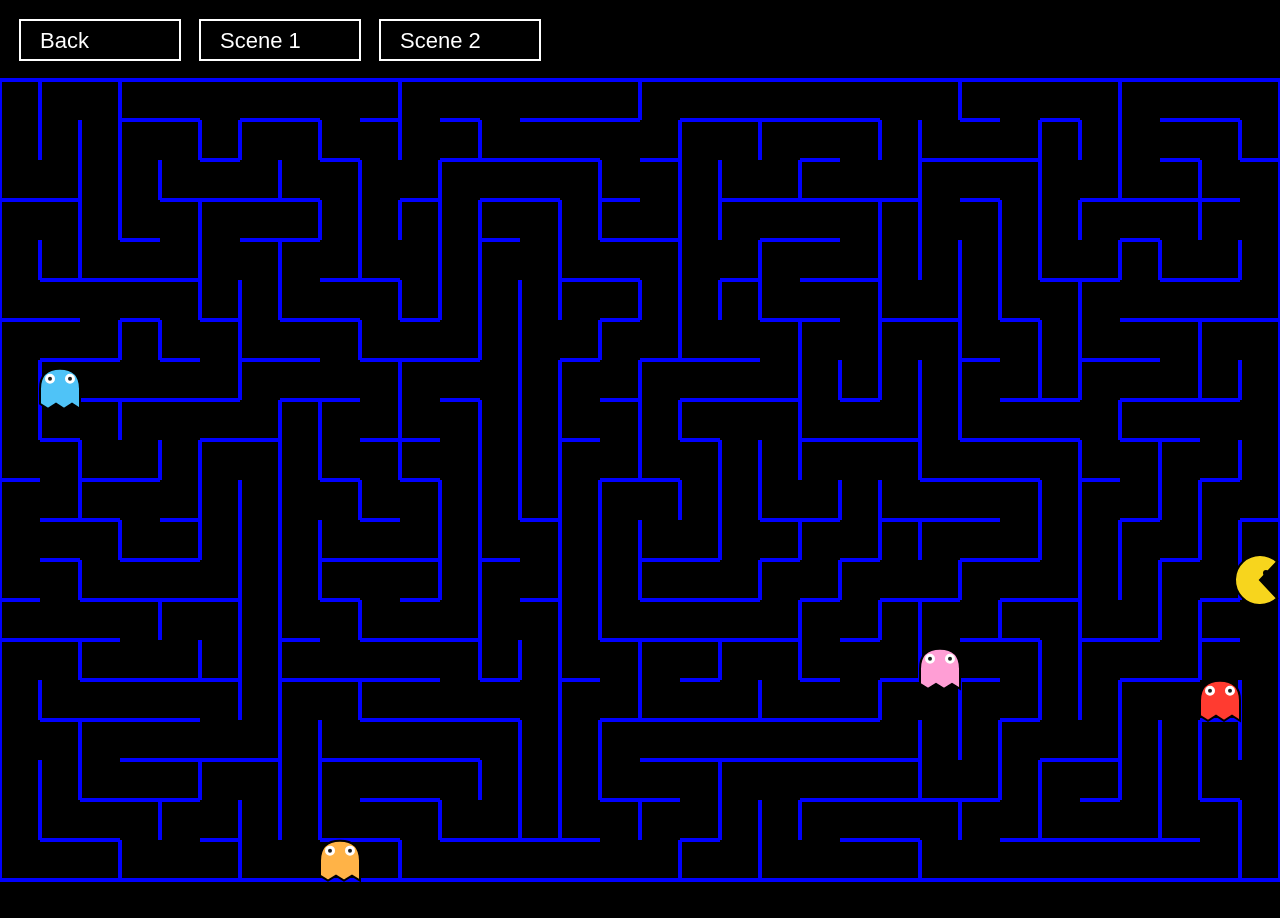
<file: canvas.html>
<!doctype html>
<html lang="en">
<head>
<meta charset="utf-8" />
<meta name="viewport" content="width=device-width,initial-scale=1" />
<title>PAC-MAN Maze — Canvas</title>
<link rel="stylesheet" href="canvas.css">
</head>
<body>
<div id="wrap">
<canvas id="pacmanCanvas"></canvas>
</div>
<div class="note">Maze background — Pac‑Man & ghosts spawn only on empty tiles. Resize window to fit.</div>


<script src="canvas.js"></script>
</body>
</html>
</file>
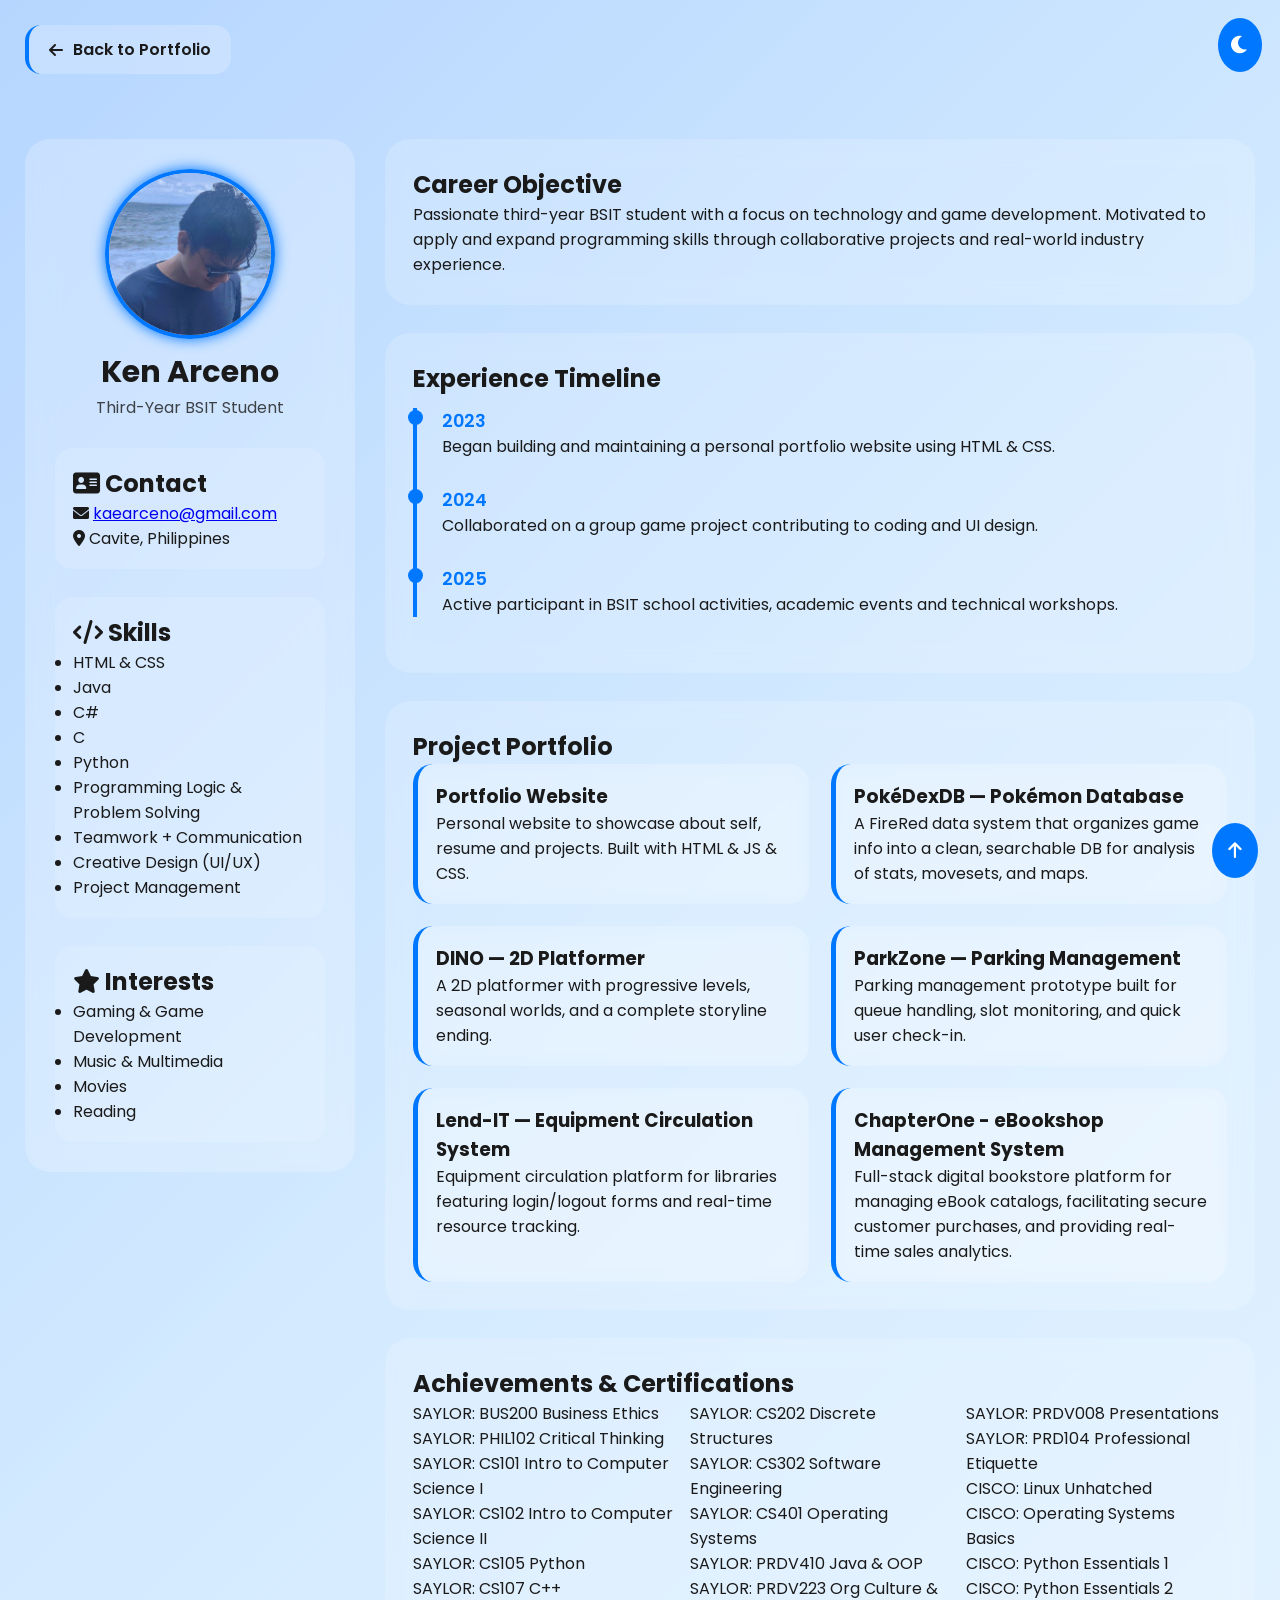
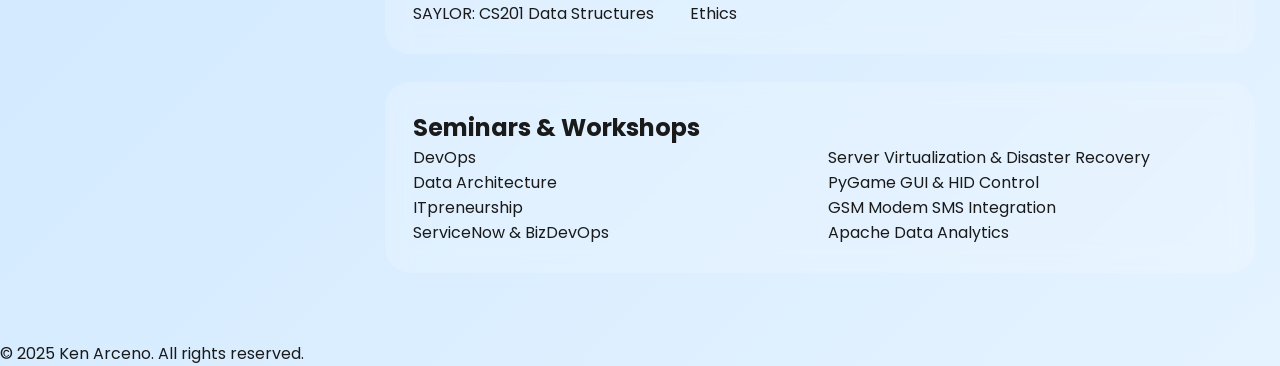
<file: resume.html>
<!DOCTYPE html>
<html lang="en">
<head>
    <meta charset="UTF-8">
    <meta name="viewport" content="width=device-width, initial-scale=1.0">
    <title>Ken Arceno | Resume</title>
    <link rel="stylesheet" href="resume.css">

    <!-- Google Fonts -->
    <link href="https://fonts.googleapis.com/css2?family=Poppins:wght@300;400;500;600;700&display=swap" rel="stylesheet">

    <!-- Font Awesome Icons -->
    <link rel="stylesheet" href="https://cdnjs.cloudflare.com/ajax/libs/font-awesome/6.0.0/css/all.min.css">
</head>
<body>
    
<body>

<a href="index.html#top" class="back-btn">
    <i class="fa-solid fa-arrow-left"></i> Back to Portfolio
</a>

<!-- Theme Switch -->
<div class="theme-toggle" onclick="toggleTheme()">
    <i class="fa-solid fa-moon"></i>
</div>

<div class="container">

    <!-- Sidebar -->
    <aside class="sidebar">
        <img src="assets/ken-portrait.jpg" alt="Ken Arceno" class="profile-image">
        <h1 class="name">Ken Arceno</h1>
        <p class="title">Third-Year BSIT Student</p>

        <div class="contact box">
            <h2><i class="fa-solid fa-address-card"></i> Contact</h2>
            <p><i class="fa-solid fa-envelope"></i> 
            <a href="https://mail.google.com/mail/?view=cm&to=kaearceno@gmail.com" target="_blank">
                kaearceno@gmail.com
            </a>
            </p>
            <p><i class="fa-solid fa-location-dot"></i> Cavite, Philippines</p>
        </div>

        <div class="skills box">
            <h2><i class="fa-solid fa-code"></i> Skills</h2>
            <ul>
                <li>HTML & CSS</li>
                <li>Java</li>
                <li>C#</li>
                <li>C</li>
                <li>Python</li>
                <li>Programming Logic & Problem Solving</li>
                <li>Teamwork + Communication</li>
                <li>Creative Design (UI/UX)</li>
                <li>Project Management</li>
            </ul>
        </div>

        <div class="interests box">
            <h2><i class="fa-solid fa-star"></i> Interests</h2>
            <ul>
                <li>Gaming & Game Development</li>
                <li>Music & Multimedia</li>
                <li>Movies</li>
                <li>Reading</li>
            </ul>
        </div>
    </aside>

    <!-- Main Content -->
    <main class="content">

        <section class="card fade-in">
            <h2>Career Objective</h2>
            <p>
                Passionate third-year BSIT student with a focus on technology and game development.
                Motivated to apply and expand programming skills through collaborative projects and real-world industry experience.
            </p>
        </section>

        <!-- Experience Timeline -->
        <section class="card fade-in">
            <h2>Experience Timeline</h2>
            <div class="timeline">
                <div class="timeline-item">
                    <span class="year">2023</span>
                    <p>Began building and maintaining a personal portfolio website using HTML & CSS.</p>
                </div>
                <div class="timeline-item">
                    <span class="year">2024</span>
                    <p>Collaborated on a group game project contributing to coding and UI design.</p>
                </div>
                <div class="timeline-item">
                    <span class="year">2025</span>
                    <p>Active participant in BSIT school activities, academic events and technical workshops.</p>
                </div>
            </div>
        </section>

        <!-- Projects Section -->
        <section class="card fade-in">
            <h2>Project Portfolio</h2>
            <div class="projects">
                <div class="project">
                    <h3>Portfolio Website</h3>
                    <p>Personal website to showcase about self, resume and projects. Built with HTML & JS & CSS.</p>
                </div>
                <div class="project">
                    <h3>PokéDexDB — Pokémon Database</h3>
                    <p>A FireRed data system that organizes game info into a clean, searchable DB for analysis of stats, movesets, and maps.</p>
                </div>
                <div class="project">
                    <h3>DINO — 2D Platformer</h3>
                    <p>A 2D platformer with progressive levels, seasonal worlds, and a complete storyline ending.</p>
                </div>
                <div class="project">
                    <h3>ParkZone — Parking Management</h3>
                    <p>Parking management prototype built for queue handling, slot monitoring, and quick user check-in.</p>
                </div>
                <div class="project">
                    <h3>Lend-IT — Equipment Circulation System</h3>
                    <p>Equipment circulation platform for libraries featuring login/logout forms and real-time resource tracking.</p>
                </div>
                <div class="project">
                    <h3>ChapterOne - eBookshop Management System</h3>
                    <p>Full-stack digital bookstore platform for managing eBook catalogs, facilitating secure customer purchases, and providing real-time sales analytics.</p>
                </div>
            </div>
        </section>

        <!-- Certifications -->
        <section class="card fade-in">
            <h2>Achievements & Certifications</h2>
            <ul class="three-column">
                <li>SAYLOR: BUS200 Business Ethics</li>
                <li>SAYLOR: PHIL102 Critical Thinking</li>
                <li>SAYLOR: CS101 Intro to Computer Science I</li>
                <li>SAYLOR: CS102 Intro to Computer Science II</li>
                <li>SAYLOR: CS105 Python</li>
                <li>SAYLOR: CS107 C++</li>
                <li>SAYLOR: CS201 Data Structures</li>
                <li>SAYLOR: CS202 Discrete Structures</li>
                <li>SAYLOR: CS302 Software Engineering</li>
                <li>SAYLOR: CS401 Operating Systems</li>
                <li>SAYLOR: PRDV410 Java & OOP</li>
                <li>SAYLOR: PRDV223 Org Culture & Ethics</li>
                <li>SAYLOR: PRDV008 Presentations</li>
                <li>SAYLOR: PRD104 Professional Etiquette</li>
                <li>CISCO: Linux Unhatched</li>
                <li>CISCO: Operating Systems Basics</li>
                <li>CISCO: Python Essentials 1</li>
                <li>CISCO: Python Essentials 2</li>
            </ul>
        </section>

        <!-- Seminars -->
        <section class="card fade-in">
            <h2>Seminars & Workshops</h2>
            <ul class="two-column">
                <li>DevOps</li>
                <li>Data Architecture</li>
                <li>ITpreneurship</li>
                <li>ServiceNow & BizDevOps</li>
                <li>Server Virtualization & Disaster Recovery</li>
                <li>PyGame GUI & HID Control</li>
                <li>GSM Modem SMS Integration</li>
                <li>Apache Data Analytics</li>
            </ul>
        </section>

    </main>
</div>

<footer>
    <p>© 2025 Ken Arceno. All rights reserved.</p>
</footer>

<!-- Back to Top Button -->
<button onclick="scrollToTop()" class="top-btn">
    <i class="fa-solid fa-arrow-up"></i>
</button>

<script>
    // Fade-in animation
    const faders = document.querySelectorAll(".fade-in");
    const onScroll = new IntersectionObserver(entries => {
        entries.forEach(entry => {
            if (entry.isIntersecting) entry.target.classList.add("visible");
        });
    });
    faders.forEach(el => onScroll.observe(el));

    // Back to top
    function scrollToTop() {
        window.scrollTo({top: 0, behavior: "smooth"});
    }

    // Theme Toggle
    function toggleTheme() {
        document.body.classList.toggle("dark");
    }
</script>

</body>
</html>
</file>
<file: canvas.css>
/* ============================
   PAC-MAN CANVAS STYLES
   ============================ */

html, body {
    margin: 0;
    padding: 0;
    width: 100%;
    height: 100%;
    background: #000;
    overflow: hidden;
}

/* Fullscreen canvas */
#pacmanCanvas {
    display: block;
    width: 100vw;
    height: 100vh;

    /* Important: prevent blurriness on scaling */
    image-rendering: pixelated;
    image-rendering: crisp-edges;
}

/* Optional: Smooth unselectable canvas */
body, canvas {
    -webkit-user-select: none;
    -moz-user-select: none;
    -ms-user-select: none;
    user-select: none;
}

/* Optional: Anti-ghosting on mobile */
canvas {
    touch-action: none;
}
</file>
<file: resume.css>
* {
    margin: 0;
    padding: 0;
    box-sizing: border-box;
    font-family: "Poppins", sans-serif;
}

/* Light mode background restored to blue gradient */
body {
    background: linear-gradient(135deg, #b6d6ff, #d3eaff, #e5f3ff);
    color: #1a1a1a;
    transition: 0.4s;
}

/* Dark mode */
body.dark {
    background: #0d1117;
    color: #fff;
}

/* Layout */
.container {
    display: flex;
    max-width: 1400px;
    margin: auto;
    padding: 40px 25px;
    gap: 30px;
}

/* Sidebar */
.sidebar {
    min-width: 310px;
    max-width: 330px;
    background: rgba(255, 255, 255, 0.22);
    backdrop-filter: blur(15px);
    border-radius: 25px;
    padding: 30px;
    height: fit-content;
    position: sticky;
    top: 20px;
    animation: slideIn 1s ease both;
}

.profile-image {
    width: 170px;
    border-radius: 50%;
    display: block;
    margin: auto;
    border: 4px solid #0077ff;
    box-shadow: 0 0 14px #0077ff;
    margin-bottom: 10px;
}

/* Text */
.name {
    text-align: center;
    font-size: 1.9rem;
    margin-top: 10px;
    font-weight: 700;
}

.title {
    text-align: center;
    font-size: 1rem;
    opacity: 0.8;
}

/* Sidebar Boxes */
.box {
    margin-top: 28px;
    padding: 18px;
    background: rgba(255, 255, 255, 0.13);
    border-radius: 18px;
    transition: 0.3s;
}

.box:hover {
    transform: scale(1.03);
    box-shadow: 0 0 14px rgba(0, 119, 255, 0.6);
}

/* Download button */
.resume-btn {
    width: 100%;
    padding: 12px;
    background: #0077ff;
    border: none;
    border-radius: 14px;
    cursor: pointer;
    color: white;
    font-weight: 600;
    margin: 18px 0;
    transition: 0.3s;
}
.resume-btn:hover {
    background: #005ed6;
    transform: scale(1.05);
}

/* Main content */
.content {
    flex: 1;
}

/* Card */
.card {
    background: rgba(255, 255, 255, 0.18);
    backdrop-filter: blur(12px);
    padding: 28px;
    margin-bottom: 28px;
    border-radius: 25px;
    transition: 0.3s;
}

.card:hover {
    transform: translateY(-5px);
    box-shadow: 0 0 14px rgba(0, 119, 255, 0.6);
}

/* Timeline */
.timeline {
    border-left: 4px solid #0077ff;
    padding-left: 25px;
    margin-top: 12px;
}

.timeline-item {
    margin-bottom: 28px;
    position: relative;
}

.timeline-item::before {
    content: "";
    width: 15px;
    height: 15px;
    background: #0077ff;
    border-radius: 50%;
    position: absolute;
    left: -34px;
    top: 2px;
}

.timeline-item .year {
    font-size: 1.1rem;
    font-weight: 600;
    color: #0077ff;
}

/* Projects */
.projects {
    display: grid;
    grid-template-columns: repeat(auto-fit, minmax(270px, 1fr));
    gap: 22px;
}

.project {
    padding: 18px;
    border-radius: 20px;
    background: rgba(255, 255, 255, 0.13);
    backdrop-filter: blur(10px);
    border-left: 5px solid #0077ff;
    transition: 0.3s;
}
.project:hover {
    transform: translateY(-5px);
    box-shadow: 0 0 12px rgba(0, 119, 255, 0.6);
}

/* Multi-columns */
.two-column,
.three-column {
    list-style: none;
    columns: 2;
}
.three-column {
    columns: 3;
}

/* Fade in animation */
.fade-in {
    opacity: 0;
    transform: translateY(40px);
    transition: 0.8s ease;
}
.fade-in.visible {
    opacity: 1;
    transform: translateY(0);
}

/* Theme toggle */
.theme-toggle {
    position: fixed;
    top: 18px;
    right: 18px;
    background: #0077ff;
    color: white;
    border-radius: 50%;
    padding: 12px;
    cursor: pointer;
    font-size: 20px;
    transition: 0.3s;
}
.theme-toggle:hover {
    transform: rotate(20deg) scale(1.15);
}

/* Back to top btn */
.top-btn {
    position: fixed;
    bottom: 22px;
    right: 22px;
    background: #0077ff;
    color: white;
    border: none;
    border-radius: 50%;
    padding: 14px 16px;
    cursor: pointer;
    font-size: 18px;
    transition: 0.3s;
}
.top-btn:hover {
    transform: scale(1.15);
}

/* Dark theme overrides */
body.dark .sidebar,
body.dark .card,
body.dark .box,
body.dark .project {
    background: rgba(255, 255, 255, 0.05);
}
body.dark .timeline-item .year {
    color: #00aaff;
}

/* Animations */
@keyframes slideIn {
    from { transform: translateX(-70px); opacity: 0; }
    to { transform: translateX(0); opacity: 1; }
}

.back-btn {
    display: inline-flex;
    align-items: center;
    gap: 10px;
    font-weight: 600;
    text-decoration: none;
    background: rgba(255, 255, 255, 0.22);
    padding: 12px 20px;
    border-radius: 16px;
    color: #1a1a1a;
    margin: 25px;
    backdrop-filter: blur(10px);
    transition: 0.3s;
    border-left: 4px solid #0077ff;
}

.back-btn:hover {
    transform: translateX(-5px);
    box-shadow: 0 0 15px rgba(0, 119, 255, 0.5);
}

/* Dark mode compatibility */
body.dark .back-btn {
    background: rgba(255, 255, 255, 0.05);
    color: #fff;
    border-left-color: #00aaff;
}
</file>
